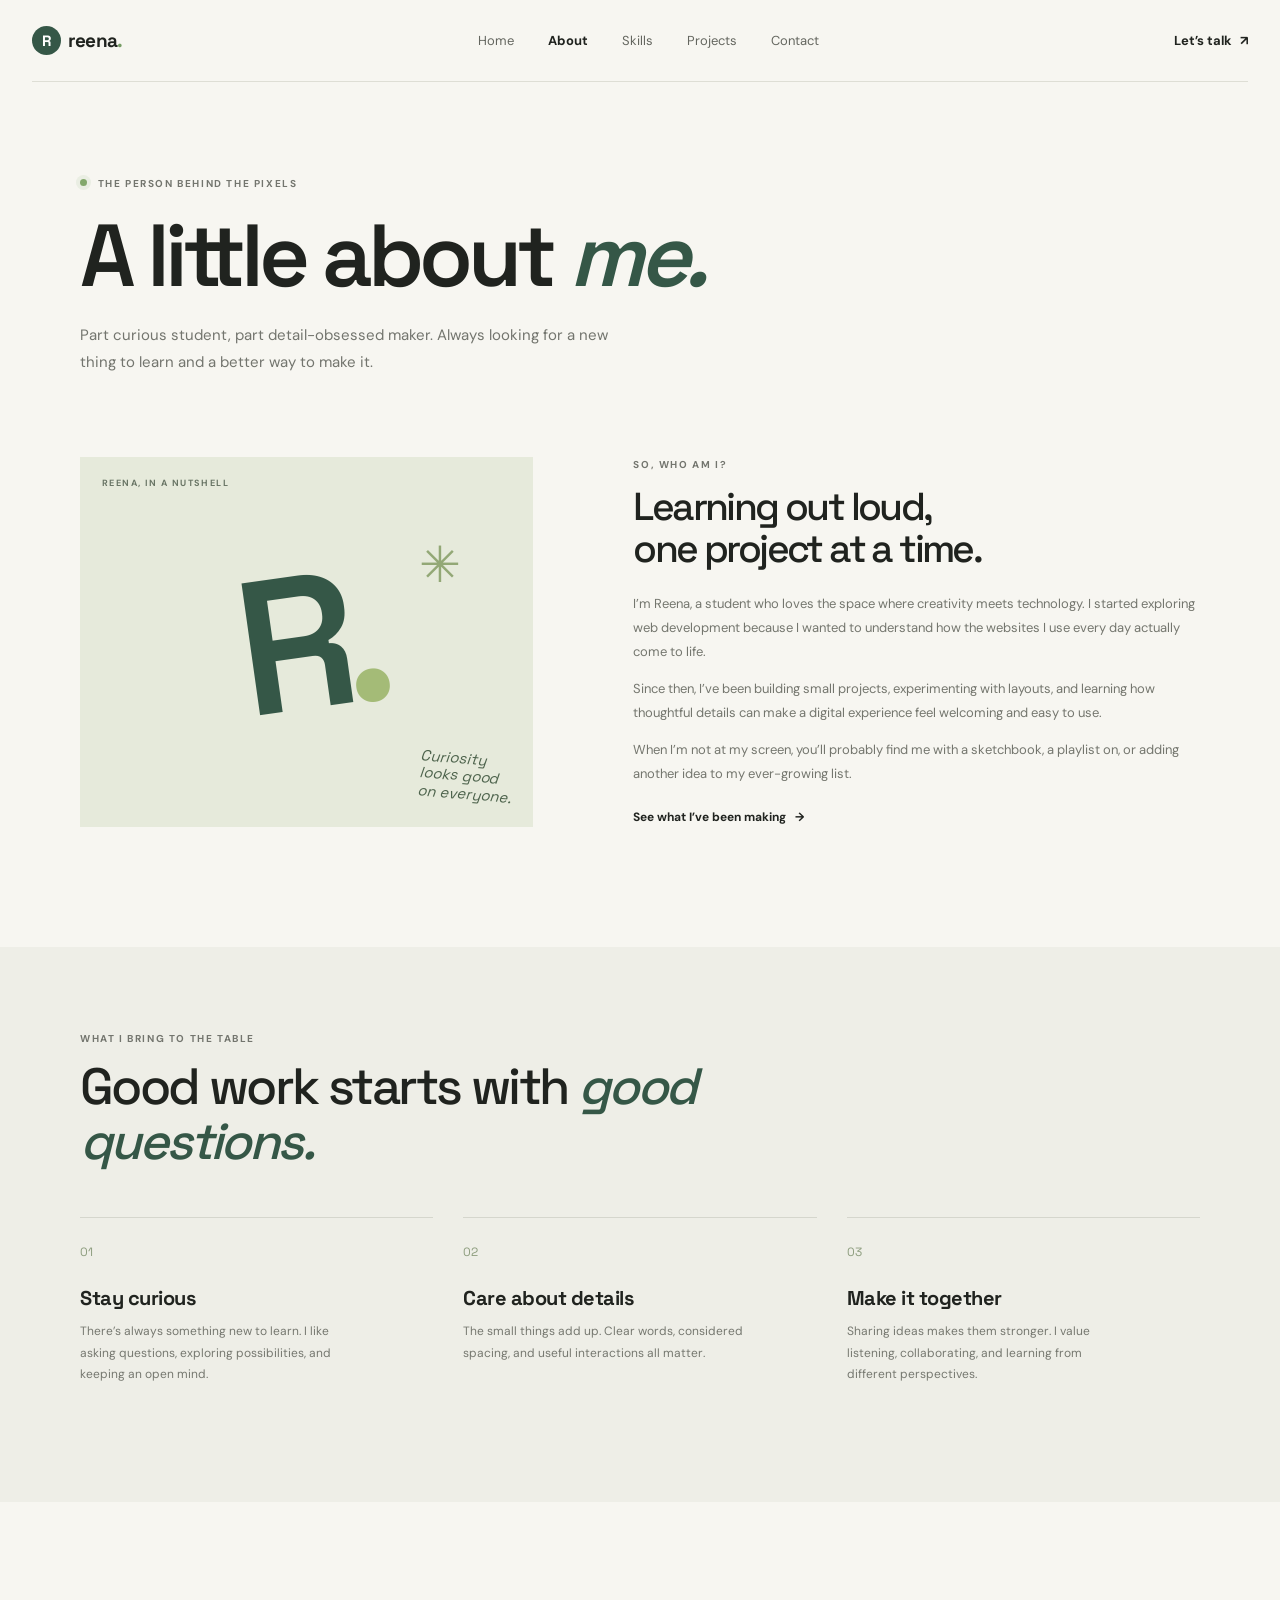
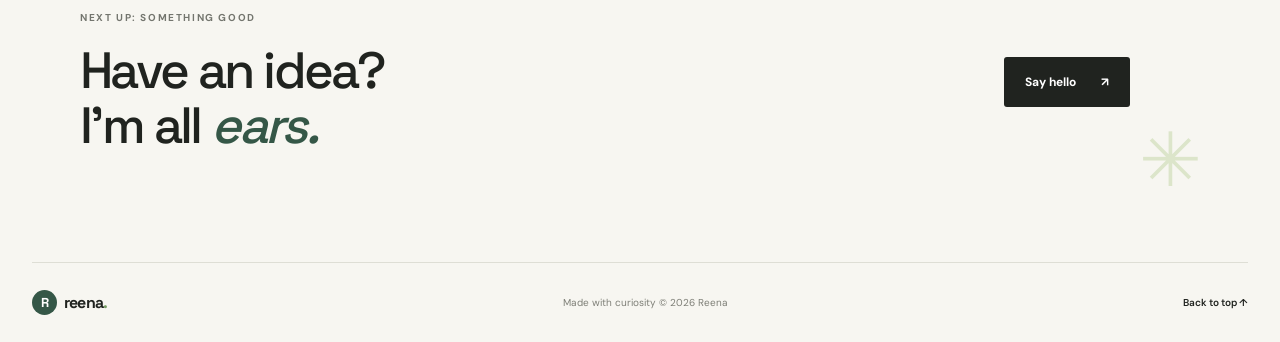
<file: about.html>
<!DOCTYPE html>
<html lang="en">
<head>
  <meta charset="UTF-8"><meta name="viewport" content="width=device-width, initial-scale=1.0">
  <meta name="description" content="Get to know Reena: a student, creative thinker, and aspiring web developer.">
  <title>About — Reena</title>
  <link rel="preconnect" href="https://fonts.googleapis.com"><link rel="preconnect" href="https://fonts.gstatic.com" crossorigin>
  <link href="https://fonts.googleapis.com/css2?family=DM+Sans:wght@400;500;600;700&family=Space+Grotesk:wght@400;500;600;700&display=swap" rel="stylesheet">
  <link rel="stylesheet" href="style.css"><script src="script.js" defer></script>
</head>
<body>
  <header class="site-header"><a class="wordmark" href="index.html" aria-label="Reena home"><span class="wordmark-mark">R</span> reena<span class="wordmark-dot">.</span></a><button class="menu-toggle" type="button" aria-expanded="false" aria-controls="primary-nav" aria-label="Open navigation"><span></span><span></span></button><nav class="site-nav" id="primary-nav" aria-label="Main navigation"><a href="index.html">Home</a><a href="about.html" aria-current="page">About</a><a href="skills.html">Skills</a><a href="projects.html">Projects</a><a href="contact.html">Contact</a></nav><a class="header-cta" href="contact.html">Let’s talk <span aria-hidden="true">↗</span></a></header>
  <main><section class="page-hero page-width"><p class="eyebrow"><span class="status-dot"></span> THE PERSON BEHIND THE PIXELS</p><h1>A little about <span class="accent-text">me.</span></h1><p class="page-lede">Part curious student, part detail-obsessed maker. Always looking for a new thing to learn and a better way to make it.</p></section>
    <section class="about-story page-width"><div class="about-art"><div class="about-art-label">REENA, IN A NUTSHELL</div><div class="about-monogram">R<span>.</span></div><div class="about-art-note">Curiosity<br>looks good<br>on everyone.</div><span class="about-art-spark">✳</span></div><div class="about-copy"><p class="eyebrow">SO, WHO AM I?</p><h2>Learning out loud,<br>one project at a time.</h2><p>I’m Reena, a student who loves the space where creativity meets technology. I started exploring web development because I wanted to understand how the websites I use every day actually come to life.</p><p>Since then, I’ve been building small projects, experimenting with layouts, and learning how thoughtful details can make a digital experience feel welcoming and easy to use.</p><p>When I’m not at my screen, you’ll probably find me with a sketchbook, a playlist on, or adding another idea to my ever-growing list.</p><a class="text-link" href="projects.html">See what I’ve been making <span aria-hidden="true">→</span></a></div></section>
    <section class="values-section"><div class="page-width"><p class="eyebrow">WHAT I BRING TO THE TABLE</p><h2>Good work starts with <span class="accent-text">good questions.</span></h2><div class="value-grid"><article><span class="value-number">01</span><h3>Stay curious</h3><p>There’s always something new to learn. I like asking questions, exploring possibilities, and keeping an open mind.</p></article><article><span class="value-number">02</span><h3>Care about details</h3><p>The small things add up. Clear words, considered spacing, and useful interactions all matter.</p></article><article><span class="value-number">03</span><h3>Make it together</h3><p>Sharing ideas makes them stronger. I value listening, collaborating, and learning from different perspectives.</p></article></div></div></section>
    <section class="home-contact page-width"><div><p class="eyebrow">NEXT UP: SOMETHING GOOD</p><h2>Have an idea?<br>I’m all <span class="accent-text">ears.</span></h2></div><a class="button button-dark" href="contact.html">Say hello <span aria-hidden="true">↗</span></a><span class="contact-spark">✳</span></section>
  </main><footer class="site-footer"><a class="wordmark" href="index.html"><span class="wordmark-mark">R</span> reena<span class="wordmark-dot">.</span></a><span>Made with curiosity © <span data-year>2025</span> Reena</span><a class="footer-top" href="#top">Back to top ↑</a></footer>
</body>
</html>
</file>
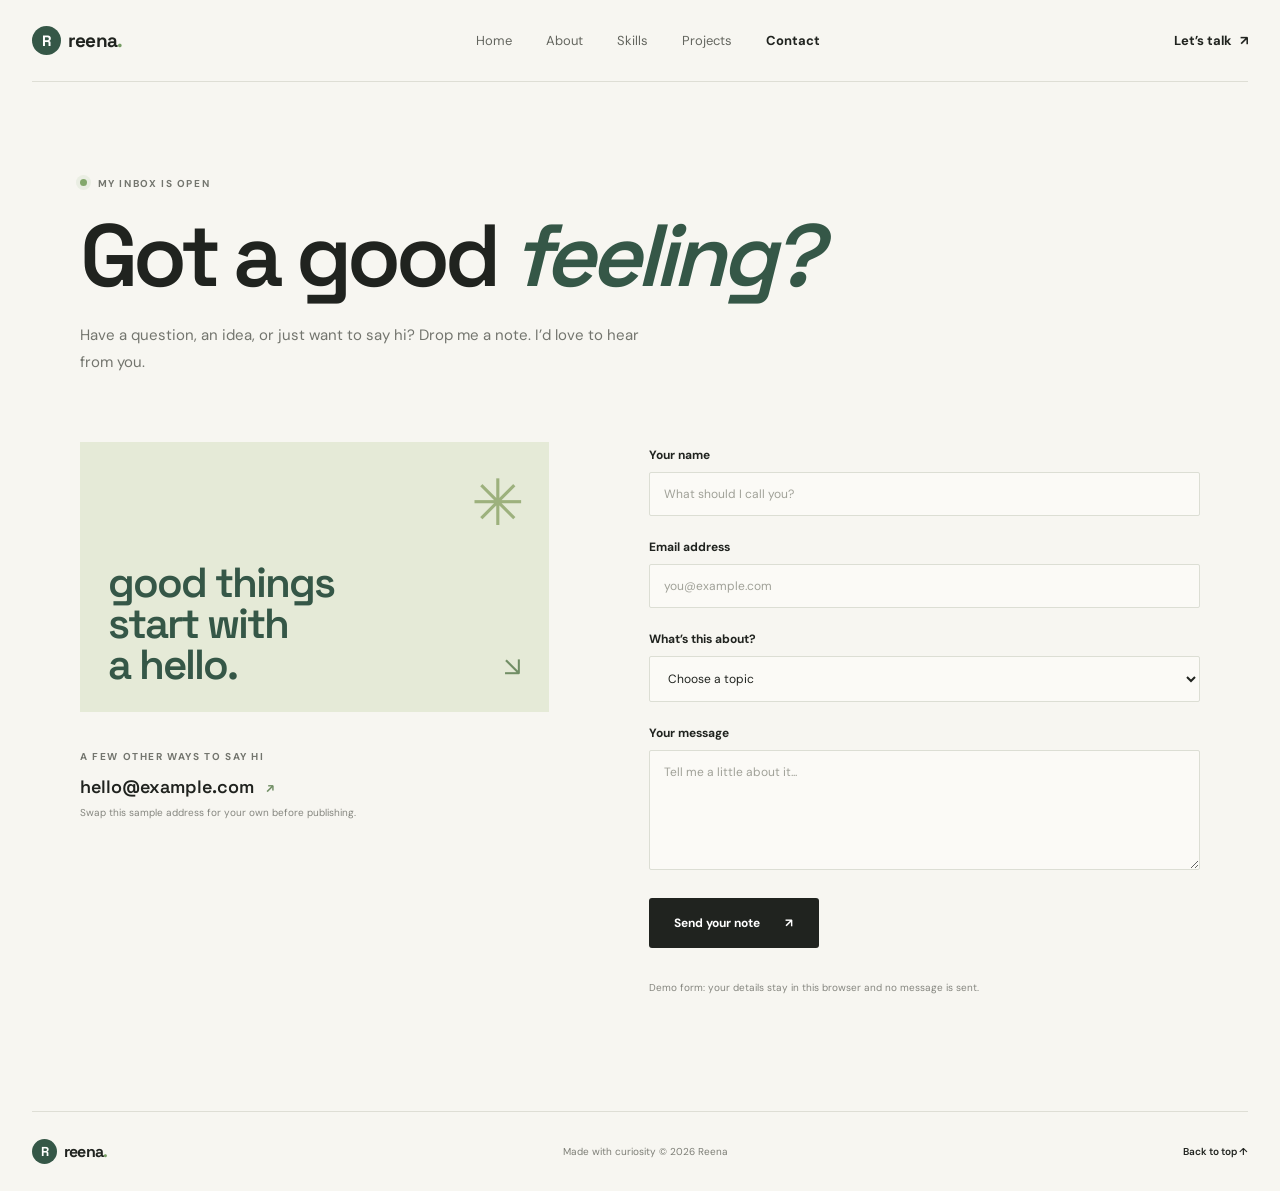
<file: contact.html>
<!DOCTYPE html>
<html lang="en">
<head>
  <meta charset="UTF-8"><meta name="viewport" content="width=device-width, initial-scale=1.0">
  <meta name="description" content="Contact Reena to share an idea, ask a question, or say hello.">
  <title>Contact — Reena</title>
  <link rel="preconnect" href="https://fonts.googleapis.com"><link rel="preconnect" href="https://fonts.gstatic.com" crossorigin>
  <link href="https://fonts.googleapis.com/css2?family=DM+Sans:wght@400;500;600;700&family=Space+Grotesk:wght@400;500;600;700&display=swap" rel="stylesheet">
  <link rel="stylesheet" href="style.css"><script src="script.js" defer></script>
</head>
<body>
  <header class="site-header"><a class="wordmark" href="index.html" aria-label="Reena home"><span class="wordmark-mark">R</span> reena<span class="wordmark-dot">.</span></a><button class="menu-toggle" type="button" aria-expanded="false" aria-controls="primary-nav" aria-label="Open navigation"><span></span><span></span></button><nav class="site-nav" id="primary-nav" aria-label="Main navigation"><a href="index.html">Home</a><a href="about.html">About</a><a href="skills.html">Skills</a><a href="projects.html">Projects</a><a href="contact.html" aria-current="page">Contact</a></nav><a class="header-cta" href="contact.html">Let’s talk <span aria-hidden="true">↗</span></a></header>
  <main><section class="page-hero page-width"><p class="eyebrow"><span class="status-dot"></span> MY INBOX IS OPEN</p><h1>Got a good <span class="accent-text">feeling?</span></h1><p class="page-lede">Have a question, an idea, or just want to say hi? Drop me a note. I’d love to hear from you.</p></section>
    <section class="contact-layout page-width"><div class="contact-aside"><div class="contact-aside-art"><span class="contact-aside-sun">✳</span><span class="contact-aside-text">good things<br>start with<br>a hello.</span><span class="contact-aside-arrow">↘</span></div><p class="eyebrow">A FEW OTHER WAYS TO SAY HI</p><a class="contact-email" href="mailto:hello@example.com">hello@example.com <span aria-hidden="true">↗</span></a><p class="contact-hint">Swap this sample address for your own before publishing.</p></div><form class="contact-form" id="contact-form"><div class="form-row"><label for="name">Your name</label><input id="name" name="name" type="text" autocomplete="name" placeholder="What should I call you?" required></div><div class="form-row"><label for="email">Email address</label><input id="email" name="email" type="email" autocomplete="email" placeholder="you@example.com" required></div><div class="form-row"><label for="subject">What’s this about?</label><select id="subject" name="subject" required><option value="" selected disabled>Choose a topic</option><option>Just saying hello</option><option>A project idea</option><option>Working together</option><option>Something else</option></select></div><div class="form-row"><label for="message">Your message</label><textarea id="message" name="message" rows="5" placeholder="Tell me a little about it..." required></textarea></div><button class="button button-dark form-submit" type="submit">Send your note <span aria-hidden="true">↗</span></button><p class="form-status" id="form-status" role="status" aria-live="polite"></p><p class="form-disclaimer">Demo form: your details stay in this browser and no message is sent.</p></form></section></main>
  <footer class="site-footer"><a class="wordmark" href="index.html"><span class="wordmark-mark">R</span> reena<span class="wordmark-dot">.</span></a><span>Made with curiosity © <span data-year>2025</span> Reena</span><a class="footer-top" href="#top">Back to top ↑</a></footer>
</body>
</html>
</file>
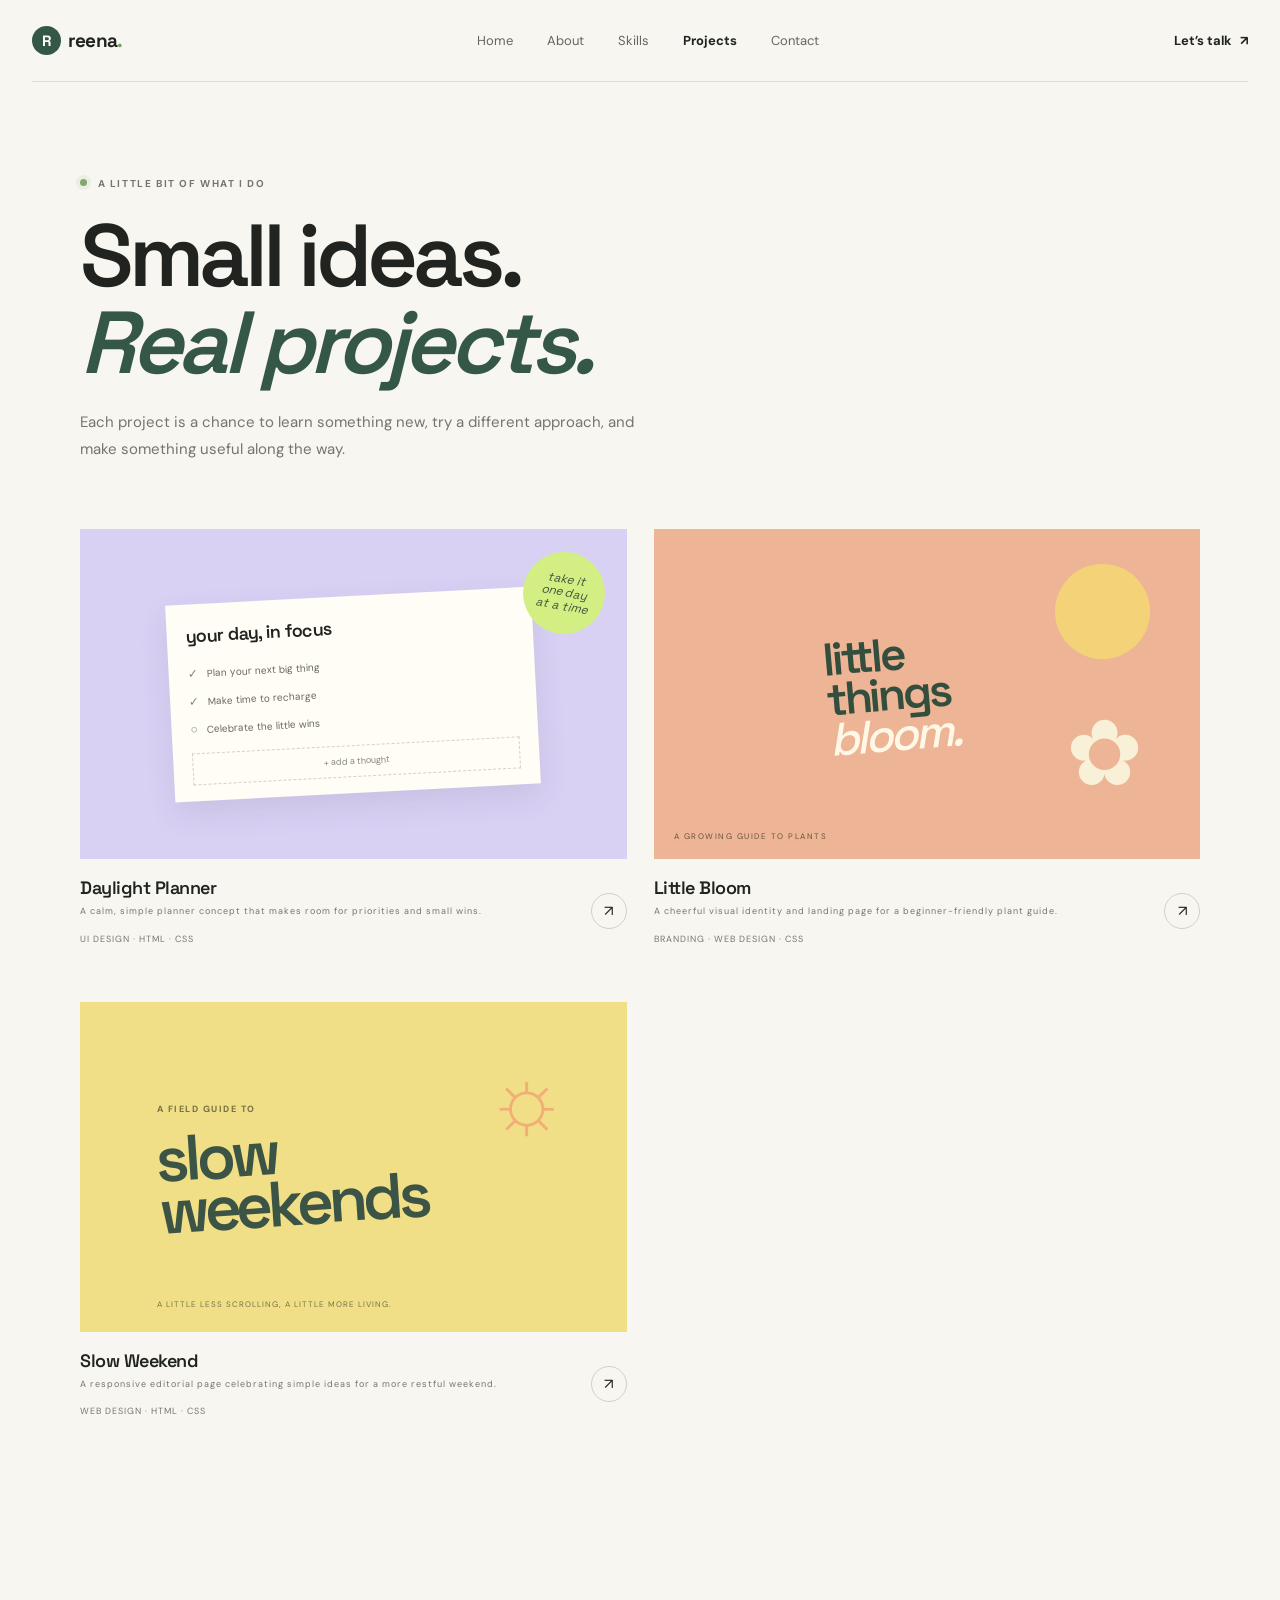
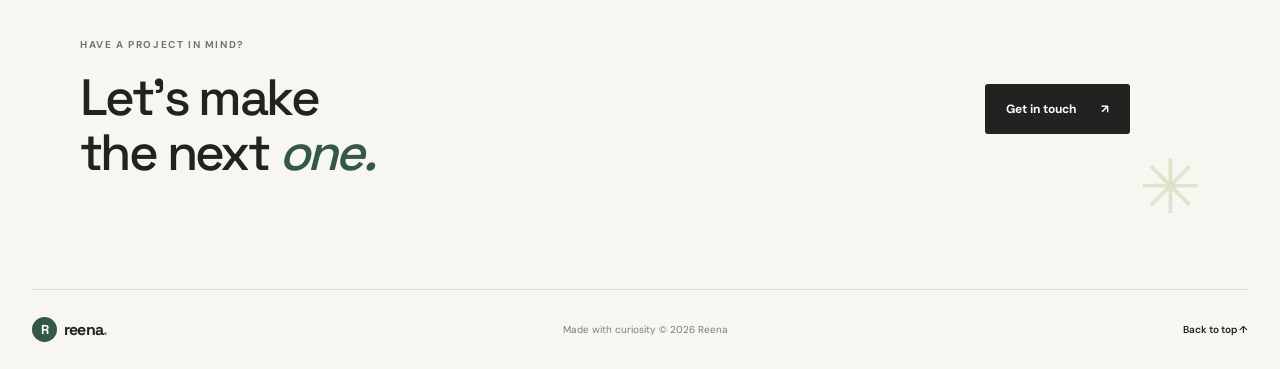
<file: projects.html>
<!DOCTYPE html>
<html lang="en">
<head>
  <meta charset="UTF-8"><meta name="viewport" content="width=device-width, initial-scale=1.0">
  <meta name="description" content="A selection of Reena's student design and web development projects.">
  <title>Projects — Reena</title>
  <link rel="preconnect" href="https://fonts.googleapis.com"><link rel="preconnect" href="https://fonts.gstatic.com" crossorigin>
  <link href="https://fonts.googleapis.com/css2?family=DM+Sans:wght@400;500;600;700&family=Space+Grotesk:wght@400;500;600;700&display=swap" rel="stylesheet">
  <link rel="stylesheet" href="style.css"><script src="script.js" defer></script>
</head>
<body>
  <header class="site-header"><a class="wordmark" href="index.html" aria-label="Reena home"><span class="wordmark-mark">R</span> reena<span class="wordmark-dot">.</span></a><button class="menu-toggle" type="button" aria-expanded="false" aria-controls="primary-nav" aria-label="Open navigation"><span></span><span></span></button><nav class="site-nav" id="primary-nav" aria-label="Main navigation"><a href="index.html">Home</a><a href="about.html">About</a><a href="skills.html">Skills</a><a href="projects.html" aria-current="page">Projects</a><a href="contact.html">Contact</a></nav><a class="header-cta" href="contact.html">Let’s talk <span aria-hidden="true">↗</span></a></header>
  <main><section class="page-hero page-width"><p class="eyebrow"><span class="status-dot"></span> A LITTLE BIT OF WHAT I DO</p><h1>Small ideas.<br><span class="accent-text">Real projects.</span></h1><p class="page-lede">Each project is a chance to learn something new, try a different approach, and make something useful along the way.</p></section>
    <section class="projects-list page-width"><article class="project-card project-card-lilac"><div class="project-visual visual-notes"><div class="note-window"><span>your day, in focus</span><div class="note-check">✓ <span>Plan your next big thing</span></div><div class="note-check">✓ <span>Make time to recharge</span></div><div class="note-check">○ <span>Celebrate the little wins</span></div><div class="note-button">+ add a thought</div></div><span class="visual-sticker">take it<br>one day<br>at a time</span></div><div class="project-meta"><div><h2>Daylight Planner</h2><p>A calm, simple planner concept that makes room for priorities and small wins.</p><span class="project-tags">UI DESIGN · HTML · CSS</span></div><span class="round-arrow" aria-hidden="true">↗</span></div></article><article class="project-card project-card-peach"><div class="project-visual visual-bloom"><div class="bloom-sun"></div><div class="bloom-text">little<br>things<br><i>bloom.</i></div><div class="bloom-flower">✿</div><span class="bloom-label">A GROWING GUIDE TO PLANTS</span></div><div class="project-meta"><div><h2>Little Bloom</h2><p>A cheerful visual identity and landing page for a beginner-friendly plant guide.</p><span class="project-tags">BRANDING · WEB DESIGN · CSS</span></div><span class="round-arrow" aria-hidden="true">↗</span></div></article><article class="project-card project-card-yellow"><div class="project-visual visual-postcard"><span class="postcard-overline">A FIELD GUIDE TO</span><span class="postcard-title">slow<br>weekends</span><span class="postcard-doodle">☼</span><span class="postcard-bottom">A LITTLE LESS SCROLLING, A LITTLE MORE LIVING.</span></div><div class="project-meta"><div><h2>Slow Weekend</h2><p>A responsive editorial page celebrating simple ideas for a more restful weekend.</p><span class="project-tags">WEB DESIGN · HTML · CSS</span></div><span class="round-arrow" aria-hidden="true">↗</span></div></article></section>
    <section class="home-contact page-width"><div><p class="eyebrow">HAVE A PROJECT IN MIND?</p><h2>Let’s make<br>the next <span class="accent-text">one.</span></h2></div><a class="button button-dark" href="contact.html">Get in touch <span aria-hidden="true">↗</span></a><span class="contact-spark">✳</span></section></main>
  <footer class="site-footer"><a class="wordmark" href="index.html"><span class="wordmark-mark">R</span> reena<span class="wordmark-dot">.</span></a><span>Made with curiosity © <span data-year>2025</span> Reena</span><a class="footer-top" href="#top">Back to top ↑</a></footer>
</body>
</html>
</file>
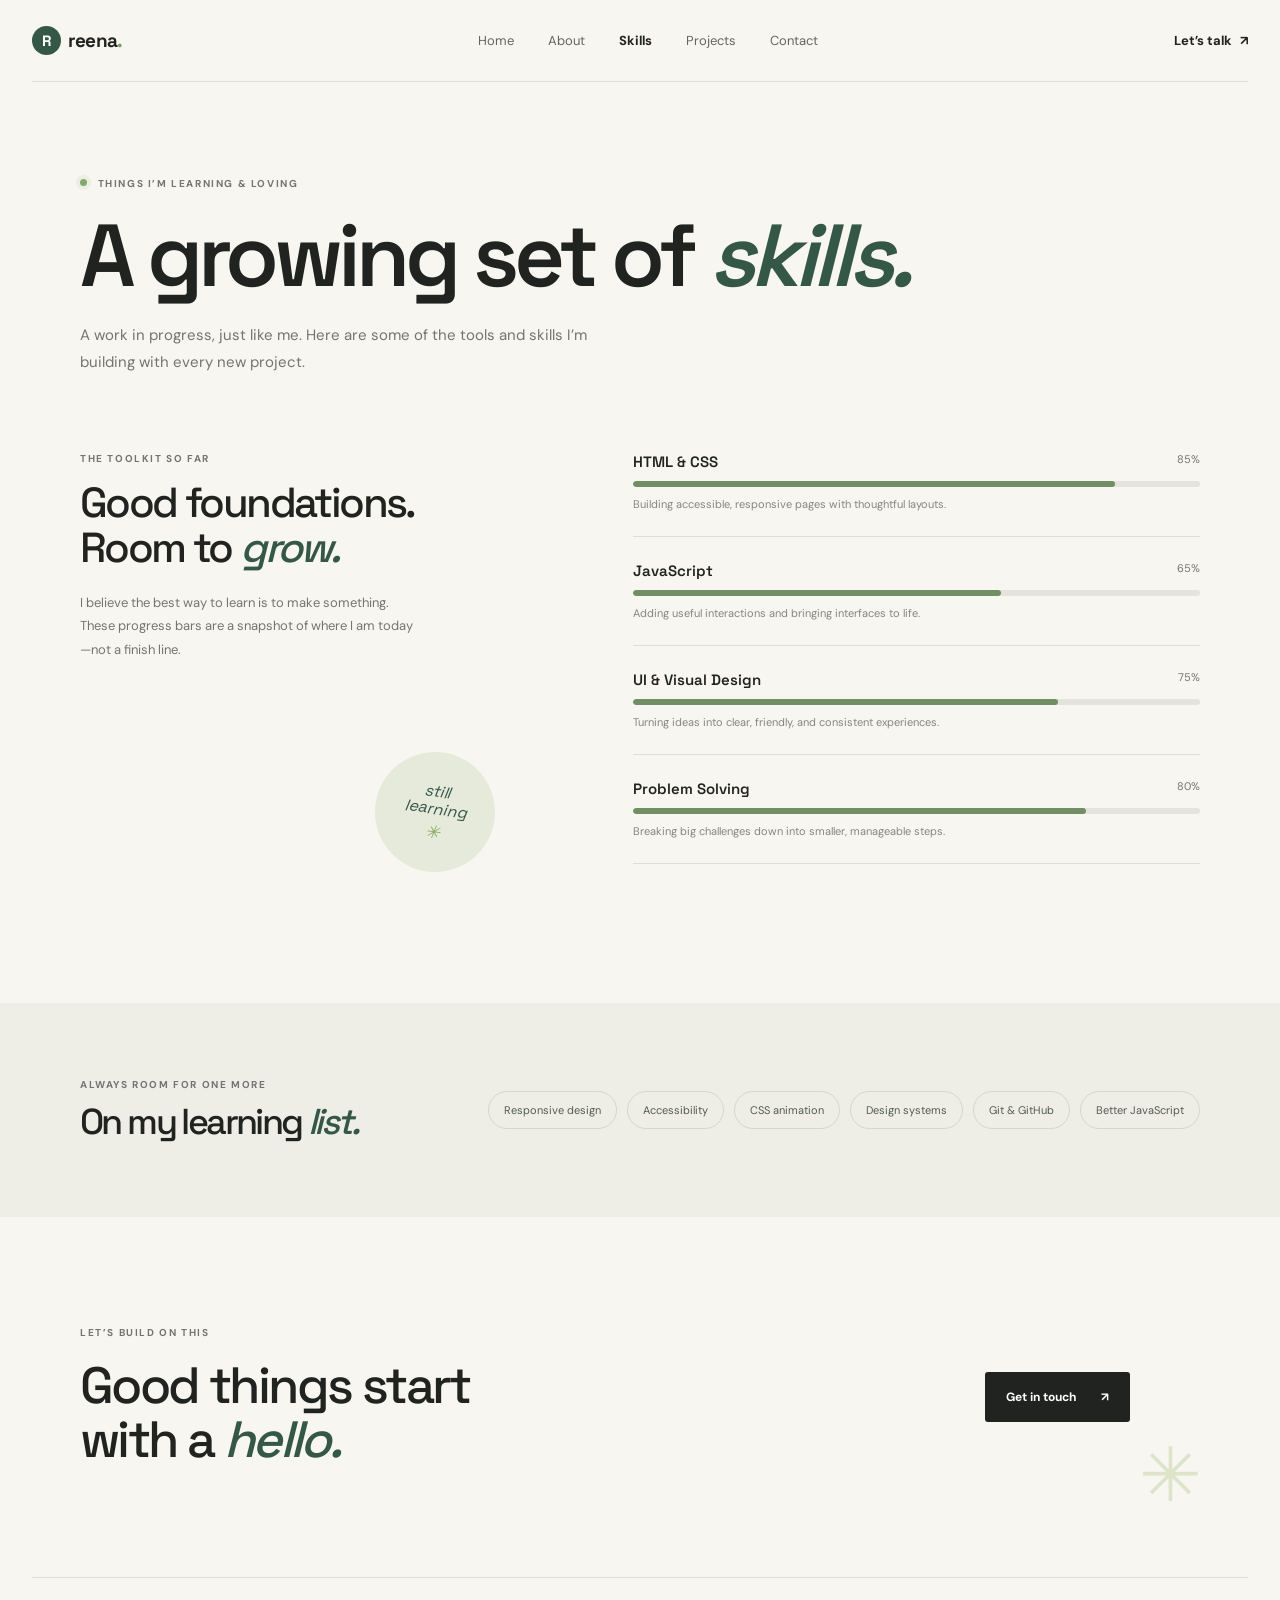
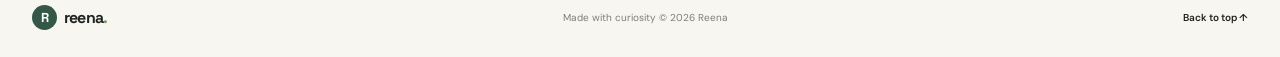
<file: skills.html>
<!DOCTYPE html>
<html lang="en">
<head>
  <meta charset="UTF-8"><meta name="viewport" content="width=device-width, initial-scale=1.0">
  <meta name="description" content="Explore Reena's web development and creative skills.">
  <title>Skills — Reena</title>
  <link rel="preconnect" href="https://fonts.googleapis.com"><link rel="preconnect" href="https://fonts.gstatic.com" crossorigin>
  <link href="https://fonts.googleapis.com/css2?family=DM+Sans:wght@400;500;600;700&family=Space+Grotesk:wght@400;500;600;700&display=swap" rel="stylesheet">
  <link rel="stylesheet" href="style.css"><script src="script.js" defer></script>
</head>
<body>
  <header class="site-header"><a class="wordmark" href="index.html" aria-label="Reena home"><span class="wordmark-mark">R</span> reena<span class="wordmark-dot">.</span></a><button class="menu-toggle" type="button" aria-expanded="false" aria-controls="primary-nav" aria-label="Open navigation"><span></span><span></span></button><nav class="site-nav" id="primary-nav" aria-label="Main navigation"><a href="index.html">Home</a><a href="about.html">About</a><a href="skills.html" aria-current="page">Skills</a><a href="projects.html">Projects</a><a href="contact.html">Contact</a></nav><a class="header-cta" href="contact.html">Let’s talk <span aria-hidden="true">↗</span></a></header>
  <main><section class="page-hero page-width"><p class="eyebrow"><span class="status-dot"></span> THINGS I’M LEARNING &amp; LOVING</p><h1>A growing set of <span class="accent-text">skills.</span></h1><p class="page-lede">A work in progress, just like me. Here are some of the tools and skills I’m building with every new project.</p></section>
    <section class="skills-layout page-width"><div class="skills-intro"><p class="eyebrow">THE TOOLKIT SO FAR</p><h2>Good foundations.<br>Room to <span class="accent-text">grow.</span></h2><p>I believe the best way to learn is to make something. These progress bars are a snapshot of where I am today—not a finish line.</p><div class="skills-sticker">still<br>learning<br><span>✳</span></div></div><div class="skill-list"><div class="skill-item"><div class="skill-label"><span>HTML &amp; CSS</span><span>85%</span></div><div class="skill-track"><span class="skill-fill" style="--level: 85%"></span></div><p>Building accessible, responsive pages with thoughtful layouts.</p></div><div class="skill-item"><div class="skill-label"><span>JavaScript</span><span>65%</span></div><div class="skill-track"><span class="skill-fill" style="--level: 65%"></span></div><p>Adding useful interactions and bringing interfaces to life.</p></div><div class="skill-item"><div class="skill-label"><span>UI &amp; Visual Design</span><span>75%</span></div><div class="skill-track"><span class="skill-fill" style="--level: 75%"></span></div><p>Turning ideas into clear, friendly, and consistent experiences.</p></div><div class="skill-item"><div class="skill-label"><span>Problem Solving</span><span>80%</span></div><div class="skill-track"><span class="skill-fill" style="--level: 80%"></span></div><p>Breaking big challenges down into smaller, manageable steps.</p></div></div></section>
    <section class="learning-section"><div class="page-width"><div><p class="eyebrow">ALWAYS ROOM FOR ONE MORE</p><h2>On my learning <span class="accent-text">list.</span></h2></div><div class="learning-tags"><span>Responsive design</span><span>Accessibility</span><span>CSS animation</span><span>Design systems</span><span>Git &amp; GitHub</span><span>Better JavaScript</span></div></div></section>
    <section class="home-contact page-width"><div><p class="eyebrow">LET’S BUILD ON THIS</p><h2>Good things start<br>with a <span class="accent-text">hello.</span></h2></div><a class="button button-dark" href="contact.html">Get in touch <span aria-hidden="true">↗</span></a><span class="contact-spark">✳</span></section></main>
  <footer class="site-footer"><a class="wordmark" href="index.html"><span class="wordmark-mark">R</span> reena<span class="wordmark-dot">.</span></a><span>Made with curiosity © <span data-year>2025</span> Reena</span><a class="footer-top" href="#top">Back to top ↑</a></footer>
</body>
</html>
</file>
<file: style.css>
:root {
  --paper: #f7f6f1;
  --ink: #20231f;
  --muted: #73756e;
  --line: #deded5;
  --green: #355747;
  --lime: #d3ef83;
  --peach: #f2b89e;
  --lavender: #d8d1f4;
  --yellow: #f0df87;
  --heading: "Space Grotesk", sans-serif;
  --body: "DM Sans", sans-serif;
}

* { box-sizing: border-box; }
html { scroll-behavior: smooth; }
body { margin: 0; background: var(--paper); color: var(--ink); font-family: var(--body); -webkit-font-smoothing: antialiased; }
a { color: inherit; text-decoration: none; }
button, input, select, textarea { font: inherit; }
.page-width { width: min(1120px, calc(100% - 64px)); margin-inline: auto; }
.site-header { width: min(1280px, calc(100% - 64px)); height: 82px; margin: auto; display: flex; align-items: center; justify-content: space-between; border-bottom: 1px solid var(--line); }
.wordmark { display: inline-flex; align-items: center; gap: 7px; font-family: var(--heading); font-size: 19px; font-weight: 700; letter-spacing: -.8px; }
.wordmark-mark { display: grid; width: 29px; height: 29px; place-items: center; border-radius: 50%; background: var(--green); color: white; font-size: 15px; }
.wordmark-dot { color: #769d65; margin-left: -7px; }
.site-nav { display: flex; align-items: center; gap: 34px; }
.site-nav a { color: #64665f; font-size: 13px; transition: color .2s ease; }
.site-nav a:hover, .site-nav a[aria-current="page"] { color: var(--ink); }
.site-nav a[aria-current="page"] { font-weight: 700; }
.header-cta { font-size: 13px; font-weight: 700; }
.header-cta span { margin-left: 5px; }
.menu-toggle { display: none; }
.hero { min-height: 610px; display: grid; grid-template-columns: 1.05fr .95fr; align-items: center; gap: 40px; padding-block: 70px 82px; }
.eyebrow { margin: 0 0 22px; color: var(--muted); font-size: 10px; font-weight: 700; letter-spacing: 1.6px; }
.status-dot { display: inline-block; width: 7px; height: 7px; margin-right: 7px; border-radius: 50%; background: #83a86c; vertical-align: 1px; box-shadow: 0 0 0 4px #83a86c1c; }
h1, h2, h3, p { margin-top: 0; }
h1, h2, h3 { font-family: var(--heading); }
h1 { margin-bottom: 23px; font-size: clamp(52px, 6vw, 78px); line-height: .99; letter-spacing: -5px; font-weight: 600; }
.accent-text { color: var(--green); font-style: italic; }
.hero-intro { max-width: 425px; margin-bottom: 27px; color: #666861; font-size: 15px; line-height: 1.8; }
.hero-actions { display: flex; align-items: center; gap: 25px; }
.button { display: inline-flex; min-height: 50px; padding: 0 21px; align-items: center; justify-content: center; gap: 25px; border: 0; border-radius: 3px; cursor: pointer; font-size: 12px; font-weight: 700; transition: transform .2s ease, background .2s ease; }
.button:hover { transform: translateY(-2px); }
.button-dark { background: var(--ink); color: white; }
.button-dark:hover { background: var(--green); }
.text-link { display: inline-flex; align-items: center; gap: 9px; font-size: 12px; font-weight: 700; }
.text-link span { transition: transform .2s ease; }
.text-link:hover span { transform: translateX(4px); }
.hero-note { display: flex; align-items: center; gap: 11px; margin-top: 52px; color: #85867e; font-size: 11px; }
.note-line { width: 34px; height: 1px; background: #a7aa9e; }
.hero-art { position: relative; width: 100%; max-width: 475px; height: 410px; justify-self: end; display: grid; place-items: center; }
.art-orbit { position: absolute; width: 380px; height: 380px; border: 1px solid #dfe0d5; border-radius: 50%; }
.orbit-two { width: 430px; height: 330px; transform: rotate(-24deg); border-color: #e8e4d8; }
.art-card { position: relative; z-index: 1; width: 286px; height: 350px; padding: 16px 17px 13px; background: #e3eccf; transform: rotate(4deg); box-shadow: 0 23px 60px #39453322; }
.art-card-top { display: flex; justify-content: space-between; color: #62735d; font-size: 8px; font-weight: 700; letter-spacing: 1px; }
.portrait { position: relative; height: 270px; margin-top: 10px; overflow: hidden; background: #c4d29f; }
.portrait-image { display: block; width: 100%; height: 270px; margin-top: 10px; object-fit: cover; object-position: center 26%; background: #fff; }
.portrait-sun { position: absolute; width: 132px; height: 132px; top: 21px; left: 75px; border-radius: 50%; background: #f1bd76; }
.portrait-face { position: absolute; z-index: 2; width: 111px; height: 142px; left: 84px; top: 55px; border-radius: 47% 47% 48% 48%; background: #b87150; }
.portrait-hair { position: absolute; z-index: 3; width: 124px; height: 75px; left: 78px; top: 43px; border-radius: 60% 48% 30% 28%; background: #34372d; transform: rotate(-4deg); }
.portrait-face:before { content: ""; position: absolute; width: 25px; height: 41px; top: 50px; left: -9px; background: #34372d; border-radius: 70% 0 60% 40%; transform: rotate(-8deg); }
.portrait-face:after { content: ""; position: absolute; width: 34px; height: 17px; left: 38px; top: 105px; border-radius: 0 0 60% 60%; background: #f1c49b; }
.eye { position: absolute; top: 62px; z-index: 3; width: 5px; height: 5px; border-radius: 50%; background: #292921; }
.eye-left { left: 31px; }.eye-right { right: 28px; }
.nose { position: absolute; top: 67px; left: 53px; width: 7px; height: 19px; border-right: 1px solid #884e3d; transform: rotate(-8deg); }
.smile { position: absolute; z-index: 4; left: 45px; top: 91px; width: 23px; height: 8px; border-bottom: 2px solid #713c34; border-radius: 50%; }
.portrait-neck { position: absolute; z-index: 1; top: 180px; left: 122px; width: 40px; height: 51px; background: #a9694e; }
.portrait-shirt { position: absolute; z-index: 2; bottom: -48px; left: 41px; width: 195px; height: 112px; border-radius: 50% 50% 0 0; background: #344c43; }
.art-caption { display: flex; align-items: center; gap: 9px; padding-top: 11px; color: #354336; font-family: var(--heading); font-size: 9px; font-weight: 700; letter-spacing: .7px; }
.art-caption small { color: #6b7963; font: 7px var(--body); letter-spacing: 1px; }
.caption-star { font-size: 22px; }.caption-arrow { margin-left: auto; font-size: 17px; }
.floating-tag { position: absolute; z-index: 2; padding: 10px 13px; background: var(--paper); font-family: var(--heading); font-size: 10px; font-weight: 700; letter-spacing: 1px; box-shadow: 0 6px 22px #20231f12; }
.floating-tag span { margin-left: 7px; color: #829e69; }.tag-top { top: 52px; left: 7px; transform: rotate(-9deg); }.tag-bottom { right: 0; bottom: 60px; transform: rotate(7deg); }
.ticker { overflow: hidden; background: var(--green); color: #f4f4e8; }
.ticker-track { min-width: max-content; height: 58px; display: flex; align-items: center; justify-content: space-around; gap: 34px; padding-inline: 20px; font-size: 10px; letter-spacing: 1.5px; font-weight: 600; }
.ticker-track i { color: var(--lime); font-size: 17px; font-style: normal; }
.section-space { padding-block: 115px; }
.home-intro { display: grid; grid-template-columns: 1fr .62fr; align-items: end; gap: 60px; }
.home-intro h2, .section-heading h2, .home-contact h2, .values-section h2, .learning-section h2, .skills-intro h2, .about-copy h2 { margin: 0; font-size: clamp(35px, 4vw, 51px); line-height: 1.07; letter-spacing: -2.6px; font-weight: 500; }
.intro-aside { padding-bottom: 5px; }
.intro-aside p { margin-bottom: 22px; color: #777870; font-size: 14px; line-height: 1.8; }
.featured-section { padding-block: 85px 105px; background: #eeeee7; }
.section-heading { display: flex; align-items: end; justify-content: space-between; margin-bottom: 35px; }
.section-heading .eyebrow { margin-bottom: 14px; }
.project-grid { display: grid; grid-template-columns: 1fr 1fr; gap: 25px; }
.project-card { display: block; min-width: 0; }
.project-visual { position: relative; height: 310px; display: grid; place-items: center; overflow: hidden; }
.project-card-lilac .project-visual { background: var(--lavender); }
.project-card-peach .project-visual { background: var(--peach); }
.project-card-yellow .project-visual { background: var(--yellow); }
.note-window { width: 67%; padding: 20px 19px 16px; background: #fffdf6; box-shadow: 0 12px 30px #4e42601c; transform: rotate(-3deg); }
.note-window > span { display: block; margin-bottom: 18px; font: 600 18px var(--heading); letter-spacing: -.7px; }
.note-check { display: flex; align-items: center; gap: 9px; margin: 12px 0; color: #71916e; font-size: 12px; }
.note-check span { color: #676960; font-size: 10px; }
.note-button { margin-top: 16px; padding: 9px; border: 1px dashed #d2d2c8; color: #888980; text-align: center; font-size: 9px; }
.visual-sticker { position: absolute; top: 23px; right: 22px; display: grid; width: 82px; height: 82px; place-content: center; border-radius: 50%; background: var(--lime); color: #43533c; text-align: center; font: italic 12px/1.1 var(--heading); transform: rotate(10deg); }
.visual-bloom { background: #edb596 !important; }
.bloom-sun { position: absolute; top: 35px; right: 50px; width: 95px; height: 95px; border-radius: 50%; background: #f4d378; }
.bloom-text { position: relative; z-index: 1; margin-right: 70px; color: #344e3e; font: 600 46px/.88 var(--heading); letter-spacing: -3px; transform: rotate(-5deg); }
.bloom-text i { color: #fff8e6; font-weight: 500; }
.bloom-flower { position: absolute; right: 57px; bottom: 45px; color: #f8f1d8; font-size: 92px; }
.bloom-label { position: absolute; bottom: 18px; left: 20px; color: #68523d; font-size: 8px; letter-spacing: 1.5px; }
.project-meta { display: flex; justify-content: space-between; align-items: center; gap: 20px; padding-top: 17px; }
.project-meta h2, .project-meta h3 { margin: 0 0 5px; font-size: 18px; font-weight: 600; letter-spacing: -.5px; }
.project-meta p { max-width: 480px; margin: 5px 0; color: #74766e; font-size: 12px; line-height: 1.6; }
.project-meta > div > p:first-of-type:not(:last-child) { margin-top: 5px; }
.project-meta > div > p { font-size: 9px; letter-spacing: 1px; }
.project-meta .project-tags { display: inline-block; margin-top: 9px; color: #76776e; font-size: 9px; letter-spacing: 1px; }
.round-arrow { display: grid; flex: 0 0 36px; width: 36px; height: 36px; place-items: center; border: 1px solid #d1d1c8; border-radius: 50%; font-size: 15px; transition: color .2s, background .2s; }
.project-card:hover .round-arrow { background: var(--ink); color: white; }
.home-contact { position: relative; display: flex; align-items: center; justify-content: space-between; min-height: 360px; padding-block: 75px; overflow: hidden; }
.home-contact .eyebrow { margin-bottom: 20px; }
.home-contact .button { margin-right: 70px; }
.contact-spark { position: absolute; right: -2px; bottom: 53px; color: #dce5ca; font-size: 75px; }
.site-footer { min-height: 80px; width: min(1280px, calc(100% - 64px)); margin: auto; display: flex; align-items: center; justify-content: space-between; border-top: 1px solid var(--line); }
.site-footer .wordmark { font-size: 16px; }.site-footer .wordmark-mark { width: 25px; height: 25px; font-size: 13px; }
.site-footer > span, .footer-top { color: #7d7e76; font-size: 10px; }.footer-top { color: var(--ink); font-weight: 600; }
.page-hero { padding-block: 95px 66px; }
.page-hero .eyebrow { margin-bottom: 22px; }
.page-hero h1 { max-width: 850px; font-size: clamp(54px, 7vw, 88px); }
.page-lede { max-width: 560px; margin: 0; color: #73756e; font-size: 15px; line-height: 1.8; }
.about-story { display: grid; grid-template-columns: .8fr 1fr; gap: 100px; align-items: center; padding-block: 15px 120px; }
.about-art { position: relative; min-height: 370px; display: grid; place-items: center; overflow: hidden; background: #e6eadb; }
.about-art-label { position: absolute; top: 20px; left: 22px; color: #697565; font-size: 9px; font-weight: 700; letter-spacing: 1.4px; }
.about-monogram { color: var(--green); font: 600 190px/.8 var(--heading); letter-spacing: -18px; transform: rotate(-8deg); }
.about-monogram span { color: #a4bb77; }
.about-art-note { position: absolute; right: 20px; bottom: 25px; color: #4c624b; font: italic 15px/1.15 var(--heading); transform: rotate(5deg); }
.about-art-spark { position: absolute; top: 75px; right: 72px; color: #93a876; font-size: 50px; }
.about-copy .eyebrow { margin-bottom: 15px; }.about-copy h2 { margin-bottom: 22px; font-size: 39px; }
.about-copy p:not(.eyebrow) { color: #74766e; font-size: 13px; line-height: 1.85; }
.about-copy .text-link { margin-top: 10px; }
.values-section { padding-block: 85px 100px; background: #eeeee7; }
.values-section .eyebrow { margin-bottom: 15px; }.values-section h2 { max-width: 700px; margin-bottom: 48px; }
.value-grid { display: grid; grid-template-columns: repeat(3, 1fr); gap: 30px; }
.value-grid article { min-height: 185px; padding: 22px 22px 10px 0; border-top: 1px solid #d5d6cd; }
.value-number { color: #8c9c7d; font: 12px var(--heading); }
.value-grid h3 { margin: 24px 0 10px; font-size: 20px; letter-spacing: -.5px; }
.value-grid p { max-width: 280px; margin: 0; color: #767870; font-size: 12px; line-height: 1.8; }
.skills-layout { display: grid; grid-template-columns: .8fr 1fr; gap: 100px; padding-block: 10px 115px; }
.skills-intro { position: relative; min-height: 390px; }.skills-intro .eyebrow { margin-bottom: 16px; }.skills-intro h2 { font-size: 42px; }
.skills-intro > p:not(.eyebrow) { max-width: 340px; margin-top: 20px; color: #74766e; font-size: 13px; line-height: 1.8; }
.skills-sticker { position: absolute; bottom: 16px; right: 38px; display: grid; width: 120px; height: 120px; place-content: center; border-radius: 50%; background: #e6eadb; color: var(--green); text-align: center; font: italic 16px/1.1 var(--heading); transform: rotate(8deg); }
.skills-sticker span { margin-top: 4px; color: #8eaa6c; font-size: 18px; }
.skill-item { padding: 0 0 25px; margin-bottom: 24px; border-bottom: 1px solid var(--line); }
.skill-label { display: flex; justify-content: space-between; margin-bottom: 10px; font: 600 15px var(--heading); }
.skill-label span:last-child { color: #73766c; font: 11px var(--body); }
.skill-track { height: 6px; overflow: hidden; border-radius: 9px; background: #e4e4dc; }
.skill-fill { display: block; width: var(--level); height: 100%; border-radius: inherit; background: #718e65; transform-origin: left; animation: grow .9s ease-out both; }
@keyframes grow { from { transform: scaleX(0); } to { transform: scaleX(1); } }
.skill-item > p { margin: 10px 0 0; color: #85867f; font-size: 11px; }
.learning-section { padding-block: 75px; background: #eeeee7; }
.learning-section .page-width { display: flex; align-items: center; justify-content: space-between; gap: 50px; }
.learning-section .eyebrow { margin-bottom: 12px; }.learning-section h2 { font-size: 36px; white-space: nowrap; }
.learning-tags { display: flex; flex-wrap: wrap; justify-content: flex-end; gap: 10px; }
.learning-tags span { padding: 11px 15px; border: 1px solid #d4d7ca; border-radius: 30px; color: #535b4f; font-size: 11px; }
.projects-list { display: grid; grid-template-columns: 1fr 1fr; column-gap: 27px; row-gap: 55px; padding-block: 0 110px; }
.projects-list .project-visual { height: 330px; }
.visual-postcard { position: relative; display: flex; flex-direction: column; justify-content: center; align-items: flex-start; padding-left: 14%; background: #eddf8f; }
.postcard-overline { color: #737145; font-size: 9px; font-weight: 700; letter-spacing: 1.5px; }
.postcard-title { margin-top: 10px; color: #3c5445; font: 600 64px/.82 var(--heading); letter-spacing: -5px; transform: rotate(-4deg); }
.postcard-doodle { position: absolute; top: 38px; right: 58px; color: #f2ae76; font-size: 91px; }
.postcard-bottom { position: absolute; left: 14%; bottom: 23px; color: #747449; font-size: 8px; letter-spacing: 1px; }
.contact-layout { display: grid; grid-template-columns: .85fr 1fr; gap: 100px; padding-block: 0 115px; }
.contact-aside-art { position: relative; height: 270px; margin-bottom: 38px; overflow: hidden; background: #e5ead7; }
.contact-aside-sun { position: absolute; top: 20px; right: 24px; color: #9db17d; font-size: 64px; }
.contact-aside-text { position: absolute; left: 28px; bottom: 27px; color: var(--green); font: 600 42px/.98 var(--heading); letter-spacing: -2px; }
.contact-aside-arrow { position: absolute; right: 28px; bottom: 28px; color: #718e65; font-size: 27px; }
.contact-aside .eyebrow { margin-bottom: 12px; }
.contact-email { display: inline-flex; align-items: center; gap: 12px; font: 600 18px var(--heading); }
.contact-email span { color: #718e65; font-size: 14px; }
.contact-hint { margin: 8px 0 0; color: #85867f; font-size: 10px; }
.contact-form { padding-top: 5px; }
.form-row { margin-bottom: 23px; }
.form-row label { display: block; margin-bottom: 9px; font-size: 12px; font-weight: 700; }
.form-row input, .form-row select, .form-row textarea { width: 100%; padding: 13px 14px; border: 1px solid #dcded4; border-radius: 2px; outline: none; background: #fbfaf6; color: var(--ink); font-size: 12px; transition: border-color .2s, box-shadow .2s; }
.form-row input:focus, .form-row select:focus, .form-row textarea:focus { border-color: #78906c; box-shadow: 0 0 0 3px #78906c1c; }
.form-row input::placeholder, .form-row textarea::placeholder { color: #a0a198; }
.form-row textarea { min-height: 120px; resize: vertical; }
.form-submit { min-width: 170px; }
.form-status { min-height: 20px; margin: 12px 0 0; color: var(--green); font-size: 12px; }
.form-disclaimer { margin: 0; color: #85867f; font-size: 10px; line-height: 1.6; }

@media (max-width: 800px) {
  .page-width, .site-header, .site-footer { width: min(100% - 40px, 600px); }
  .site-header { height: 72px; }
  .menu-toggle { display: flex; width: 38px; height: 38px; flex-direction: column; justify-content: center; gap: 5px; padding: 8px; border: 1px solid var(--line); border-radius: 50%; background: transparent; cursor: pointer; }
  .menu-toggle span { display: block; width: 100%; height: 1.5px; background: var(--ink); }
  .site-nav { position: absolute; z-index: 5; top: 71px; right: 20px; left: 20px; display: none; flex-direction: column; align-items: stretch; gap: 0; padding: 9px 18px; border: 1px solid var(--line); background: var(--paper); box-shadow: 0 15px 25px #20231f12; }
  .site-nav.is-open { display: flex; }
  .site-nav a { padding: 13px 0; border-bottom: 1px solid var(--line); }
  .site-nav a:last-child { border-bottom: 0; }
  .header-cta { display: none; }
  .hero { min-height: 0; grid-template-columns: 1fr; gap: 18px; padding-block: 75px 60px; }
  .hero-art { justify-self: center; max-width: 440px; transform: scale(.9); margin-block: -10px; }
  h1 { font-size: clamp(52px, 11vw, 72px); letter-spacing: -3.5px; }
  .home-intro, .about-story, .skills-layout, .contact-layout { grid-template-columns: 1fr; gap: 45px; }
  .section-space { padding-block: 75px; }
  .about-story, .skills-layout, .contact-layout { padding-bottom: 80px; }
  .about-art { max-width: 430px; }
  .about-copy { max-width: 560px; }
  .skills-intro { min-height: 270px; }
  .skills-sticker { right: 20px; bottom: 0; }
  .learning-section .page-width { align-items: flex-start; flex-direction: column; gap: 25px; }
  .learning-tags { justify-content: flex-start; }
  .contact-aside-art { max-width: 500px; }
  .site-footer { gap: 12px; }
  .site-footer > span { text-align: center; }
}
@media (max-width: 540px) {
  .page-width, .site-header, .site-footer { width: calc(100% - 36px); }
  .wordmark { font-size: 17px; }
  .hero { padding-top: 62px; }
  .hero-intro { font-size: 14px; }
  .hero-actions { align-items: flex-start; flex-direction: column; gap: 18px; }
  .hero-note { margin-top: 34px; }
  .hero-art { width: 100%; height: 350px; transform: scale(.78); transform-origin: top center; margin-bottom: -65px; }
  .art-orbit { width: 330px; height: 330px; }.orbit-two { width: 380px; height: 295px; }
  .ticker-track { height: 50px; gap: 22px; font-size: 9px; }
  .home-intro h2, .section-heading h2, .home-contact h2, .values-section h2, .skills-intro h2, .about-copy h2 { font-size: 36px; }
  .featured-section { padding-block: 65px 75px; }
  .section-heading { align-items: flex-start; flex-direction: column; gap: 17px; }
  .project-grid, .projects-list, .value-grid { grid-template-columns: 1fr; }
  .project-grid { gap: 30px; }
  .project-visual, .projects-list .project-visual { height: 290px; }
  .home-contact { min-height: 310px; align-items: flex-start; flex-direction: column; justify-content: center; gap: 24px; }
  .home-contact .button { margin-right: 0; }
  .contact-spark { right: 0; bottom: 31px; font-size: 52px; }
  .site-footer { min-height: 110px; flex-wrap: wrap; justify-content: space-between; padding-block: 17px; }
  .site-footer > span { order: 3; width: 100%; text-align: left; }
  .page-hero { padding-block: 70px 48px; }
  .page-hero h1 { font-size: 55px; letter-spacing: -3.5px; }
  .page-lede { font-size: 14px; }
  .about-story, .skills-layout, .contact-layout { gap: 35px; }
  .about-art { min-height: 300px; }
  .about-monogram { font-size: 155px; }
  .values-section { padding-block: 65px 70px; }
  .values-section h2 { margin-bottom: 30px; }
  .value-grid { gap: 16px; }
  .value-grid article { min-height: 0; padding-bottom: 20px; }
  .value-grid h3 { margin-top: 14px; }
  .skills-intro { min-height: 310px; }
  .learning-section { padding-block: 60px; }
  .learning-section h2 { font-size: 32px; white-space: normal; }
  .learning-tags { gap: 8px; }
  .learning-tags span { padding: 9px 12px; font-size: 10px; }
  .projects-list { row-gap: 40px; }
  .postcard-title { font-size: 58px; }
  .contact-aside-art { height: 230px; }
}
@media (prefers-reduced-motion: reduce) {
  *, *::before, *::after { scroll-behavior: auto !important; animation-duration: .01ms !important; animation-iteration-count: 1 !important; transition-duration: .01ms !important; }
}
</file>
